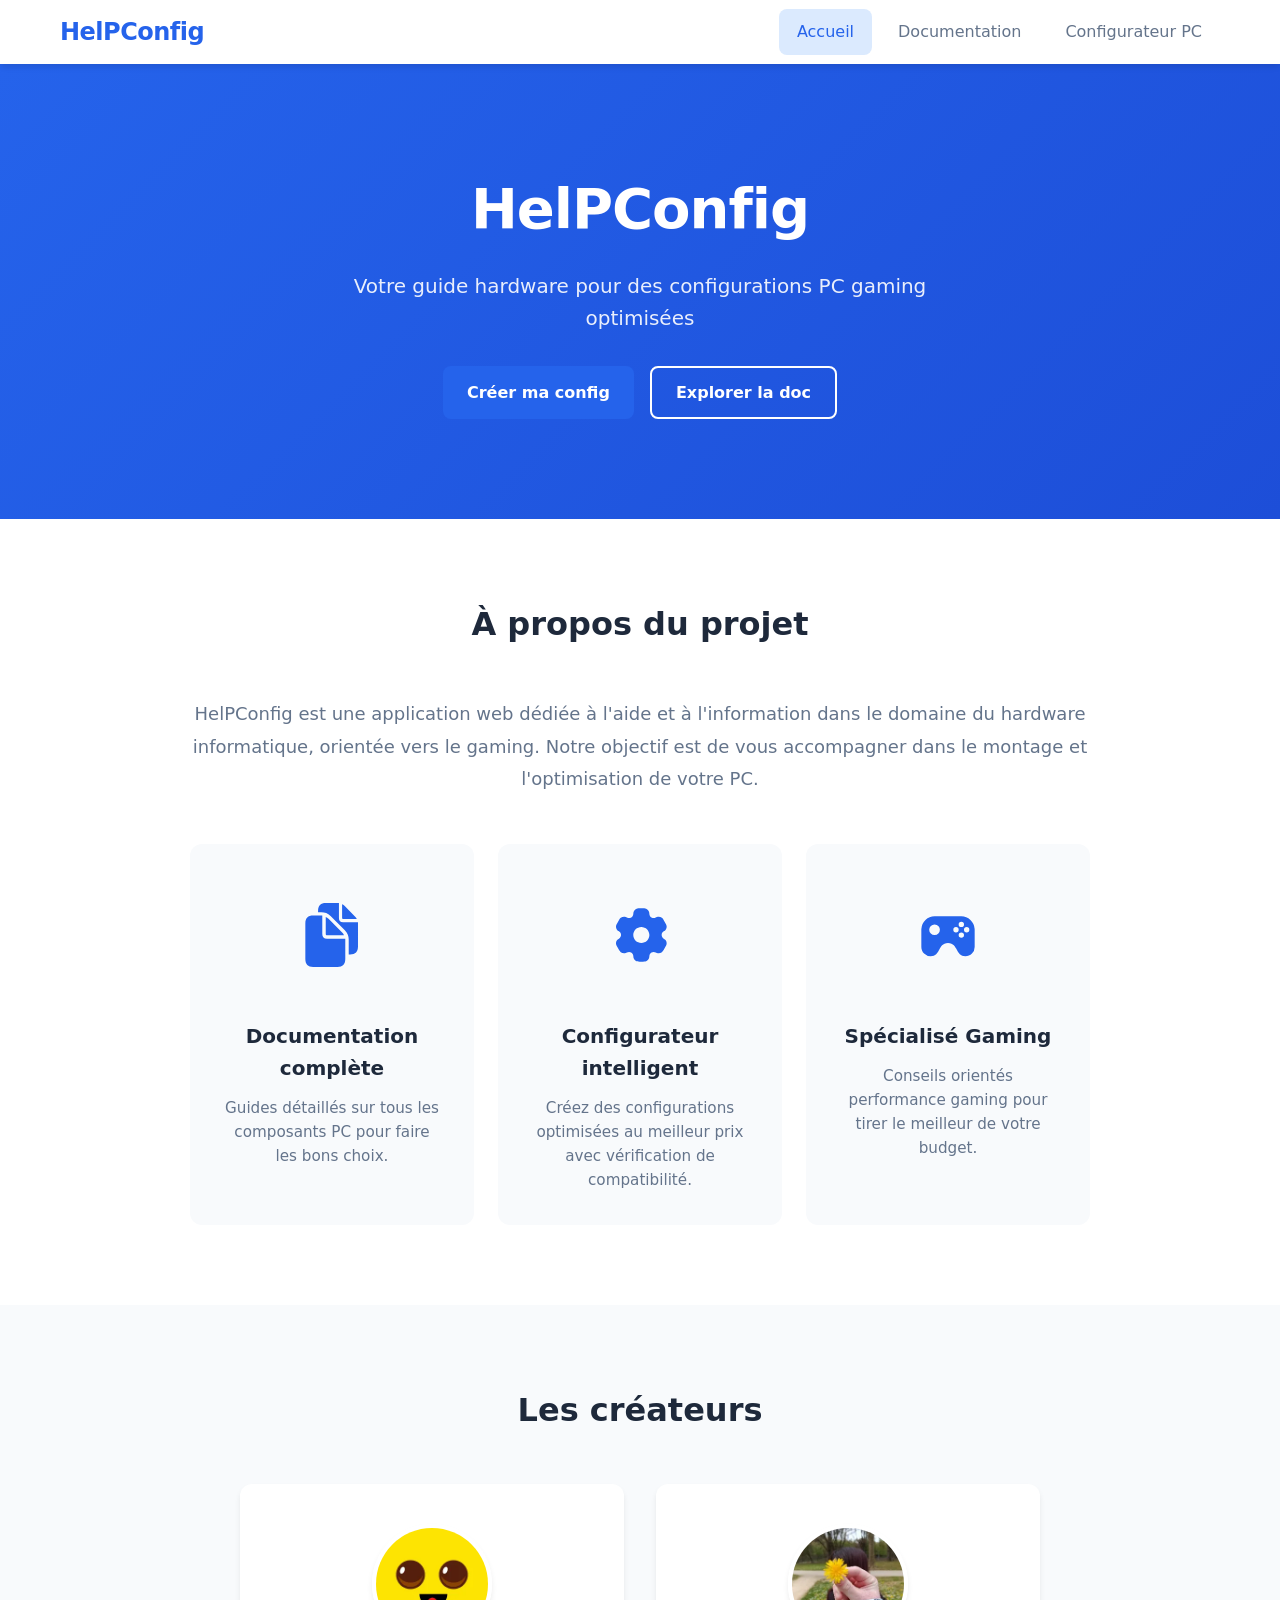
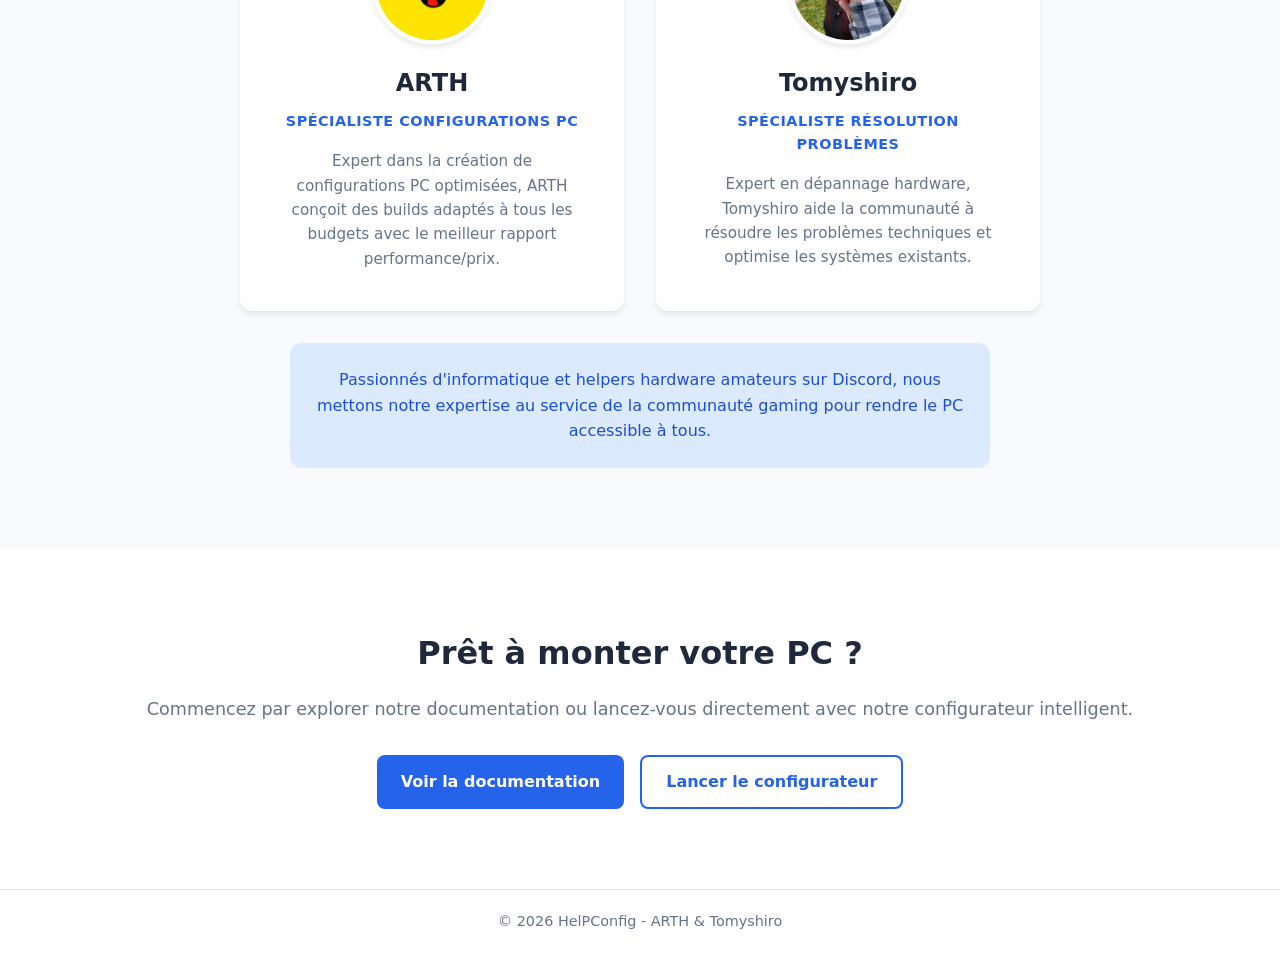
<file: index.html>
<!DOCTYPE html>
<html lang="fr">
<head>
    <meta charset="UTF-8">
    <meta name="viewport" content="width=device-width, initial-scale=1.0">
    <title>HelPConfig - Aide Hardware & Configurations PC</title>
    <link rel="stylesheet" href="css/style.css">
</head>
<body>
    <header class="header">
        <nav class="navbar">
            <div class="nav-brand">
                <a href="index.html">HelPConfig</a>
            </div>
            <ul class="nav-menu">
                <li class="nav-item">
                    <a href="index.html" class="nav-link active">Accueil</a>
                </li>
                <li class="nav-item">
                    <a href="documentation.html" class="nav-link">Documentation</a>
                </li>
                <li class="nav-item">
                    <a href="configurateur.html" class="nav-link">Configurateur PC</a>
                </li>
            </ul>
        </nav>
    </header>

    <main>
        <section class="hero">
            <div class="container">
                <h1 class="hero-title">HelPConfig</h1>
                <p class="hero-subtitle">Votre guide hardware pour des configurations PC gaming optimisées</p>
                <div class="hero-cta">
                    <a href="configurateur.html" class="btn btn-primary">Créer ma config</a>
                    <a href="documentation.html" class="btn btn-secondary">Explorer la doc</a>
                </div>
            </div>
        </section>

        <section class="about">
            <div class="container">
                <h2 class="section-title">À propos du projet</h2>
                <div class="about-content">
                    <div class="about-text">
                        <p>HelPConfig est une application web dédiée à l'aide et à l'information dans le domaine du hardware informatique, orientée vers le gaming. Notre objectif est de vous accompagner dans le montage et l'optimisation de votre PC.</p>
                        <div class="features-grid">
                            <div class="feature-card">
                                <div class="feature-icon"><svg fill="#2563eb" viewBox="0 0 56 56" xmlns="http://www.w3.org/2000/svg" style="width: 64px; height: 64px;"><g id="SVGRepo_bgCarrier" stroke-width="0"></g><g id="SVGRepo_tracerCarrier" stroke-linecap="round" stroke-linejoin="round"></g><g id="SVGRepo_iconCarrier"><path d="M 42.6235 45.0027 L 43.9237 45.0027 C 48.4638 45.0027 50.7337 42.6887 50.7337 38.0826 L 50.7337 16.8375 L 37.6648 16.8375 C 35.3728 16.8375 34.0725 15.5372 34.0725 13.2452 L 34.0725 0 L 22.6345 0 C 18.0945 0 15.8025 2.3141 15.8025 6.9201 L 15.8025 8.0000 L 18.6675 8.0000 C 21.7750 8.0000 24.2653 8.8815 26.7336 11.3499 L 39.2295 23.8898 C 41.7199 26.3802 42.6235 28.9366 42.6235 31.9339 Z M 38.1055 14.0827 L 49.6757 14.0827 C 49.5435 13.3774 49.0808 12.7603 48.3095 11.9890 L 38.9210 2.4242 C 38.1717 1.6529 37.5105 1.1680 36.8273 1.0579 L 36.8493 12.8044 C 36.8493 13.7080 37.2020 14.0827 38.1055 14.0827 Z M 11.5050 56 L 32.7943 56 C 37.3342 56 39.6262 53.6859 39.6262 49.0799 L 39.6262 31.3388 L 23.6703 31.3388 C 20.8273 31.3388 19.5050 29.9945 19.5050 27.1736 L 19.5050 10.9972 L 11.5050 10.9972 C 6.9651 10.9972 4.6731 13.3113 4.6731 17.9174 L 4.6731 49.0799 C 4.6731 53.7080 6.9651 56 11.5050 56 Z M 23.6483 28.3195 L 38.4582 28.3195 C 38.2378 27.4600 37.6427 26.6666 36.6510 25.6529 L 25.1910 13.9945 C 24.2213 13.0028 23.3617 12.4077 22.5243 12.1653 L 22.5243 27.1956 C 22.5243 27.9449 22.8989 28.3195 23.6483 28.3195 Z"></path></g></svg></div>
                                <h3>Documentation complète</h3>
                                <p>Guides détaillés sur tous les composants PC pour faire les bons choix.</p>
                            </div>
                            <div class="feature-card">
                                <div class="feature-icon"><svg viewBox="0 0 24 24" fill="none" xmlns="http://www.w3.org/2000/svg" style="width: 64px; height: 64px;"><g id="SVGRepo_bgCarrier" stroke-width="0"></g><g id="SVGRepo_tracerCarrier" stroke-linecap="round" stroke-linejoin="round"></g><g id="SVGRepo_iconCarrier"> <path fill-rule="evenodd" clip-rule="evenodd" d="M14.2788 2.15224C13.9085 2 13.439 2 12.5 2C11.561 2 11.0915 2 10.7212 2.15224C10.2274 2.35523 9.83509 2.74458 9.63056 3.23463C9.53719 3.45834 9.50065 3.7185 9.48635 4.09799C9.46534 4.65568 9.17716 5.17189 8.69017 5.45093C8.20318 5.72996 7.60864 5.71954 7.11149 5.45876C6.77318 5.2813 6.52789 5.18262 6.28599 5.15102C5.75609 5.08178 5.22018 5.22429 4.79616 5.5472C4.47814 5.78938 4.24339 6.1929 3.7739 6.99993C3.30441 7.80697 3.06967 8.21048 3.01735 8.60491C2.94758 9.1308 3.09118 9.66266 3.41655 10.0835C3.56506 10.2756 3.77377 10.437 4.0977 10.639C4.57391 10.936 4.88032 11.4419 4.88029 12C4.88026 12.5581 4.57386 13.0639 4.0977 13.3608C3.77372 13.5629 3.56497 13.7244 3.41645 13.9165C3.09108 14.3373 2.94749 14.8691 3.01725 15.395C3.06957 15.7894 3.30432 16.193 3.7738 17C4.24329 17.807 4.47804 18.2106 4.79606 18.4527C5.22008 18.7756 5.75599 18.9181 6.28589 18.8489C6.52778 18.8173 6.77305 18.7186 7.11133 18.5412C7.60852 18.2804 8.2031 18.27 8.69012 18.549C9.17714 18.8281 9.46533 19.3443 9.48635 19.9021C9.50065 20.2815 9.53719 20.5417 9.63056 20.7654C9.83509 21.2554 10.2274 21.6448 10.7212 21.8478C11.0915 22 11.561 22 12.5 22C13.439 22 13.9085 22 14.2788 21.8478C14.7726 21.6448 15.1649 21.2554 15.3694 20.7654C15.4628 20.5417 15.4994 20.2815 15.5137 19.902C15.5347 19.3443 15.8228 18.8281 16.3098 18.549C16.7968 18.2699 17.3914 18.2804 17.8886 18.5412C18.2269 18.7186 18.4721 18.8172 18.714 18.8488C19.2439 18.9181 19.7798 18.7756 20.2038 18.4527C20.5219 18.2105 20.7566 17.807 21.2261 16.9999C21.6956 16.1929 21.9303 15.7894 21.9827 15.395C22.0524 14.8691 21.9088 14.3372 21.5835 13.9164C21.4349 13.7243 21.2262 13.5628 20.9022 13.3608C20.4261 13.0639 20.1197 12.558 20.1197 11.9999C20.1197 11.4418 20.4261 10.9361 20.9022 10.6392C21.2263 10.4371 21.435 10.2757 21.5836 10.0835C21.9089 9.66273 22.0525 9.13087 21.9828 8.60497C21.9304 8.21055 21.6957 7.80703 21.2262 7C20.7567 6.19297 20.522 5.78945 20.2039 5.54727C19.7799 5.22436 19.244 5.08185 18.7141 5.15109C18.4722 5.18269 18.2269 5.28136 17.8887 5.4588C17.3915 5.71959 16.7969 5.73002 16.3099 5.45096C15.8229 5.17191 15.5347 4.65566 15.5136 4.09794C15.4993 3.71848 15.4628 3.45833 15.3694 3.23463C15.1649 2.74458 14.7726 2.35523 14.2788 2.15224ZM12.5 15C14.1695 15 15.5228 13.6569 15.5228 12C15.5228 10.3431 14.1695 9 12.5 9C10.8305 9 9.47716 10.3431 9.47716 12C9.47716 13.6569 10.8305 15 12.5 15Z" fill="#2563eb"></path> </g></svg></div>
                                <h3>Configurateur intelligent</h3>
                                <p>Créez des configurations optimisées au meilleur prix avec vérification de compatibilité.</p>
                            </div>
                            <div class="feature-card">
                                <div class="feature-icon"><svg fill="#2563eb" viewBox="0 0 24 24" xmlns="http://www.w3.org/2000/svg" style="width: 64px; height: 64px;"><g id="SVGRepo_bgCarrier" stroke-width="0"></g><g id="SVGRepo_tracerCarrier" stroke-linecap="round" stroke-linejoin="round"></g><g id="SVGRepo_iconCarrier"><path d="M21.986 9.74a3.193 3.193 0 0 0-.008-.088A5.003 5.003 0 0 0 17 5H7a4.97 4.97 0 0 0-4.987 4.737c-.01.079-.013.161-.013.253v6.51c0 .925.373 1.828 1.022 2.476A3.524 3.524 0 0 0 5.5 20c1.8 0 2.504-1 3.5-3 .146-.292.992-2 3-2 1.996 0 2.853 1.707 3 2 1.004 2 1.7 3 3.5 3 .925 0 1.828-.373 2.476-1.022A3.524 3.524 0 0 0 22 16.5V10c0-.095-.004-.18-.014-.26zM7 12.031a2 2 0 1 1-.001-3.999A2 2 0 0 1 7 12.031zm10-5a1 1 0 1 1 0 2 1 1 0 1 1 0-2zm-2 4a1 1 0 1 1 0-2 1 1 0 1 1 0 2zm2 2a1 1 0 1 1 0-2 1 1 0 1 1 0 2zm2-2a1 1 0 1 1 0-2 1 1 0 1 1 0 2z"></path></g></svg></div>
                                <h3>Spécialisé Gaming</h3>
                                <p>Conseils orientés performance gaming pour tirer le meilleur de votre budget.</p>
                            </div>
                        </div>
                    </div>
                </div>
            </div>
        </section>

        <section class="creators">
            <div class="container">
                <h2 class="section-title">Les créateurs</h2>
                <div class="creators-grid">
                    <div class="creator-card">
                        <img src="imgs/ARTH.webp" alt="ARTH" class="creator-image">
                        <h3>ARTH</h3>
                        <p class="creator-role">Spécialiste Configurations PC</p>
                        <p class="creator-desc">Expert dans la création de configurations PC optimisées, ARTH conçoit des builds adaptés à tous les budgets avec le meilleur rapport performance/prix.</p>
                    </div>
                    <div class="creator-card">
                        <img src="imgs/Tomyshiro.webp" alt="Tomyshiro" class="creator-image">
                        <h3>Tomyshiro</h3>
                        <p class="creator-role">Spécialiste Résolution Problèmes</p>
                        <p class="creator-desc">Expert en dépannage hardware, Tomyshiro aide la communauté à résoudre les problèmes techniques et optimise les systèmes existants.</p>
                    </div>
                </div>
                <div class="creators-footer">
                    <p>Passionnés d'informatique et helpers hardware amateurs sur Discord, nous mettons notre expertise au service de la communauté gaming pour rendre le PC accessible à tous.</p>
                </div>
            </div>
        </section>

        <section class="cta-section">
            <div class="container">
                <h2>Prêt à monter votre PC ?</h2>
                <p>Commencez par explorer notre documentation ou lancez-vous directement avec notre configurateur intelligent.</p>
                <div class="cta-buttons">
                    <a href="documentation.html" class="btn btn-primary">Voir la documentation</a>
                    <a href="configurateur.html" class="btn btn-secondary">Lancer le configurateur</a>
                </div>
            </div>
        </section>
    </main>

    <footer class="footer">
        <div class="container">
            <p>&copy; 2026 HelPConfig - ARTH & Tomyshiro</p>
        </div>
    </footer>

    <script src="js/main.js"></script>
</body>
</html>
</file>
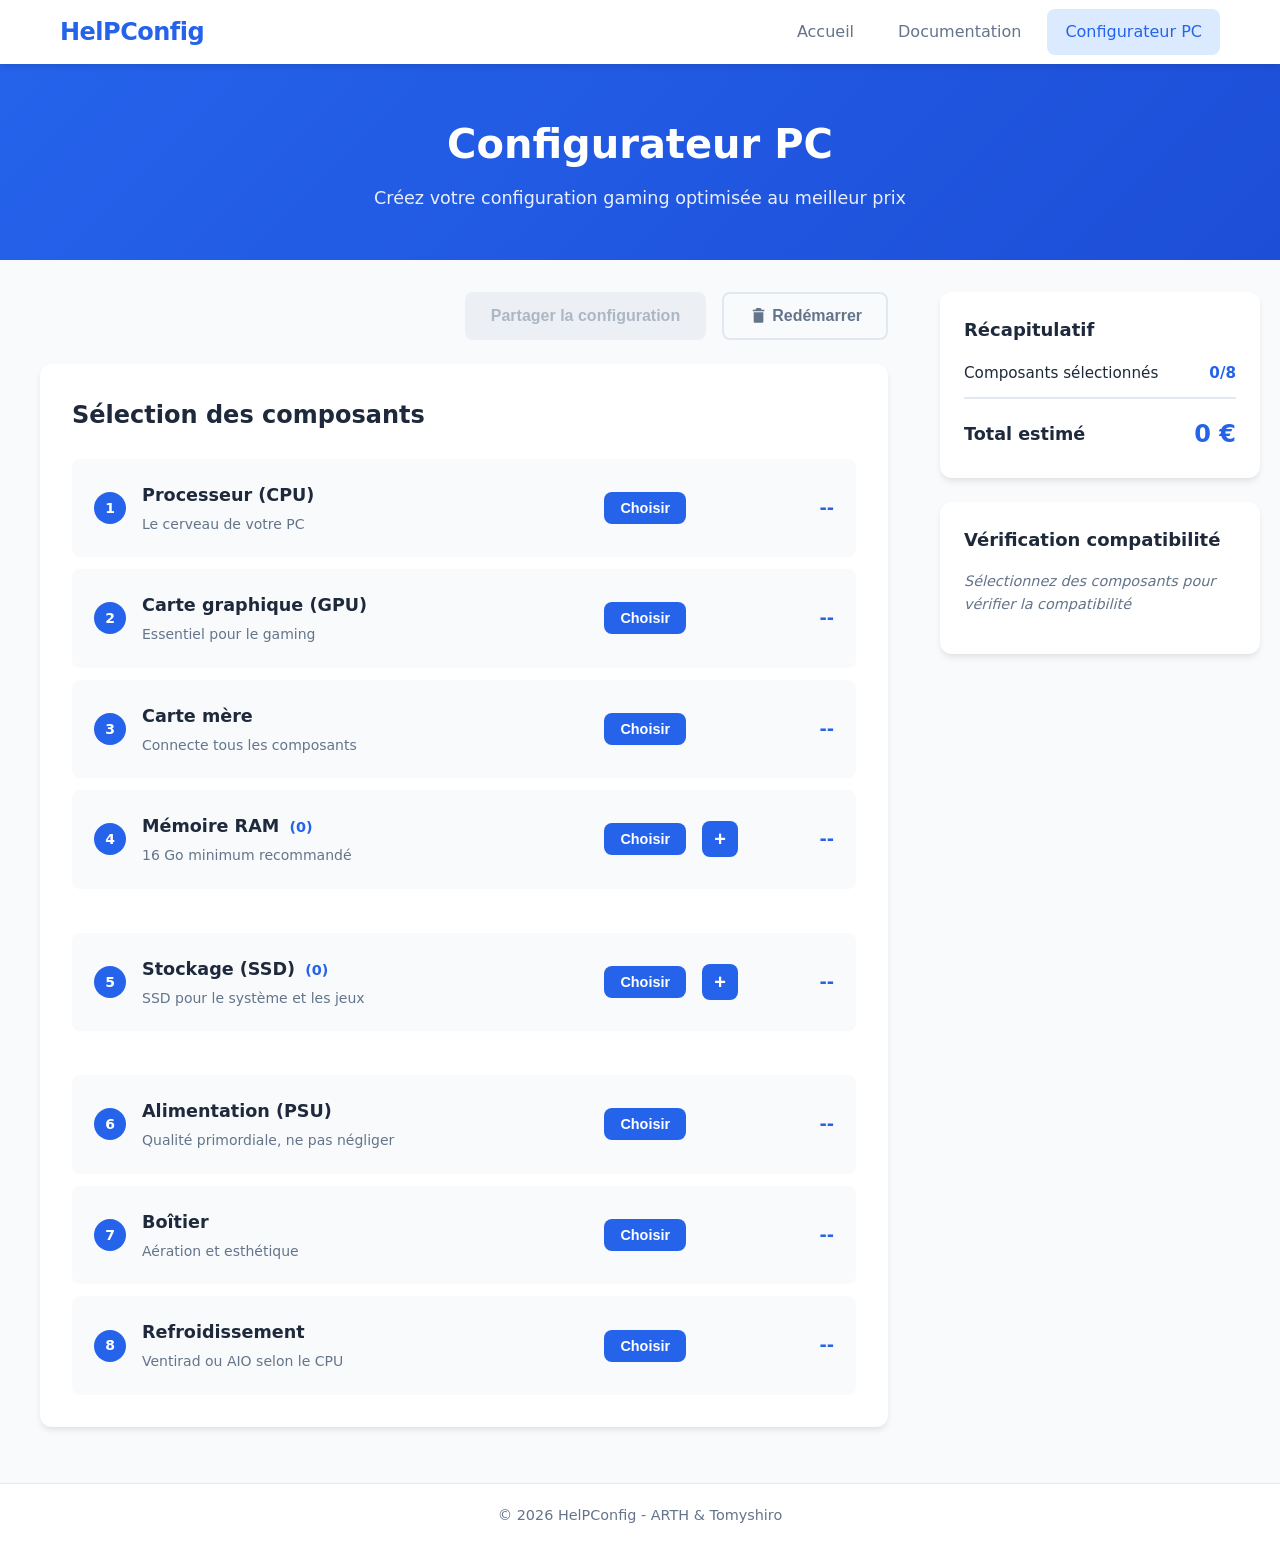
<file: configurateur.html>
<!DOCTYPE html>
<html lang="fr">
<head>
    <meta charset="UTF-8">
    <meta name="viewport" content="width=device-width, initial-scale=1.0">
    <title>Configurateur PC - HelPConfig</title>
    <link rel="stylesheet" href="css/style.css">
</head>
<body>
    <header class="header">
        <nav class="navbar">
            <div class="nav-brand">
                <a href="index.html">HelPConfig</a>
            </div>
            <ul class="nav-menu">
                <li class="nav-item">
                    <a href="index.html" class="nav-link">Accueil</a>
                </li>
                <li class="nav-item">
                    <a href="documentation.html" class="nav-link">Documentation</a>
                </li>
                <li class="nav-item">
                    <a href="configurateur.html" class="nav-link active">Configurateur PC</a>
                </li>
            </ul>
        </nav>
    </header>

    <main class="config-main">
        <div class="config-header">
            <div class="container">
                <h1 class="config-title">Configurateur PC</h1>
                <p class="config-subtitle">Créez votre configuration gaming optimisée au meilleur prix</p>
            </div>
        </div>

        <div class="config-layout">
            <div class="config-builder">
                <div class="container">
                    <div class="config-header-actions">
                        <button class="btn btn-share" disabled>Partager la configuration</button>
                        <button class="btn btn-restart" id="btn-restart"><svg viewBox="-0.5 0 19 19" version="1.1" xmlns="http://www.w3.org/2000/svg" xmlns:xlink="http://www.w3.org/1999/xlink" xmlns:sketch="http://www.bohemiancoding.com/sketch/ns" fill="currentColor" style="width: 20px; height: 20px; margin-right: 4px;"><g id="SVGRepo_bgCarrier" stroke-width="0"></g><g id="SVGRepo_tracerCarrier" stroke-linecap="round" stroke-linejoin="round"></g><g id="SVGRepo_iconCarrier"> <title>icon/18/icon-delete</title> <desc>Created with Sketch.</desc> <defs> </defs> <g id="out" stroke="none" stroke-width="1" fill="none" fill-rule="evenodd" sketch:type="MSPage"> <path d="M4.91666667,14.8888889 C4.91666667,15.3571429 5.60416667,16 6.0625,16 L12.9375,16 C13.3958333,16 14.0833333,15.3571429 14.0833333,14.8888889 L14.0833333,6 L4.91666667,6 L4.91666667,14.8888889 L4.91666667,14.8888889 L4.91666667,14.8888889 Z M15,3.46500003 L12.5555556,3.46500003 L11.3333333,2 L7.66666667,2 L6.44444444,3.46500003 L4,3.46500003 L4,4.93000007 L15,4.93000007 L15,3.46500003 L15,3.46500003 L15,3.46500003 Z" id="path" fill="currentColor" sketch:type="MSShapeGroup"> </path> </g> </g></svg> Redémarrer</button>
                    </div>

                    <div class="config-section">
                        <h2 class="config-section-title">Sélection des composants</h2>
                        
                        <div class="component-list">
                            <div class="component-row">
                                <div class="component-info">
                                    <span class="component-number">1</span>
                                    <div class="component-details">
                                        <h3>Processeur (CPU)</h3>
                                        <p class="component-desc">Le cerveau de votre PC</p>
                                    </div>
                                </div>
                                <div class="component-actions">
                                    <button class="btn btn-select" data-component="cpu">Choisir</button>
                                    <span class="action-slot" aria-hidden="true"></span>
                                    <span class="component-price">--</span>
                                </div>
                            </div>

                            <div class="component-row">
                                <div class="component-info">
                                    <span class="component-number">2</span>
                                    <div class="component-details">
                                        <h3>Carte graphique (GPU)</h3>
                                        <p class="component-desc">Essentiel pour le gaming</p>
                                    </div>
                                </div>
                                <div class="component-actions">
                                    <button class="btn btn-select" data-component="gpu">Choisir</button>
                                    <span class="action-slot" aria-hidden="true"></span>
                                    <span class="component-price">--</span>
                                </div>
                            </div>

                            <div class="component-row">
                                <div class="component-info">
                                    <span class="component-number">3</span>
                                    <div class="component-details">
                                        <h3>Carte mère</h3>
                                        <p class="component-desc">Connecte tous les composants</p>
                                    </div>
                                </div>
                                <div class="component-actions">
                                    <button class="btn btn-select" data-component="motherboard">Choisir</button>
                                    <span class="action-slot" aria-hidden="true"></span>
                                    <span class="component-price">--</span>
                                </div>
                            </div>

                            <div class="component-row multi-component" data-component="ram">
                                <div class="component-info">
                                    <span class="component-number">4</span>
                                    <div class="component-details">
                                        <h3>Mémoire RAM <span class="component-count" id="ram-count">(0)</span></h3>
                                        <p class="component-desc">16 Go minimum recommandé</p>
                                    </div>
                                </div>
                                <div class="component-actions">
                                    <button class="btn btn-select" data-component="ram">Choisir</button>
                                    <span class="action-slot">
                                        <button class="btn btn-add" data-component="ram" title="Ajouter un autre kit RAM">+</button>
                                    </span>
                                    <span class="component-price" id="ram-price">--</span>
                                </div>
                            </div>
                            <div class="extra-slots" id="ram-slots"></div>

                            <div class="component-row multi-component" data-component="storage">
                                <div class="component-info">
                                    <span class="component-number">5</span>
                                    <div class="component-details">
                                        <h3>Stockage (SSD) <span class="component-count" id="storage-count">(0)</span></h3>
                                        <p class="component-desc">SSD pour le système et les jeux</p>
                                    </div>
                                </div>
                                <div class="component-actions">
                                    <button class="btn btn-select" data-component="storage">Choisir</button>
                                    <span class="action-slot">
                                        <button class="btn btn-add" data-component="storage" title="Ajouter un autre SSD">+</button>
                                    </span>
                                    <span class="component-price" id="storage-price">--</span>
                                </div>
                            </div>
                            <div class="extra-slots" id="storage-slots"></div>

                            <div class="component-row">
                                <div class="component-info">
                                    <span class="component-number">6</span>
                                    <div class="component-details">
                                        <h3>Alimentation (PSU)</h3>
                                        <p class="component-desc">Qualité primordiale, ne pas négliger</p>
                                    </div>
                                </div>
                                <div class="component-actions">
                                    <button class="btn btn-select" data-component="psu">Choisir</button>
                                    <span class="action-slot" aria-hidden="true"></span>
                                    <span class="component-price">--</span>
                                </div>
                            </div>

                            <div class="component-row">
                                <div class="component-info">
                                    <span class="component-number">7</span>
                                    <div class="component-details">
                                        <h3>Boîtier</h3>
                                        <p class="component-desc">Aération et esthétique</p>
                                    </div>
                                </div>
                                <div class="component-actions">
                                    <button class="btn btn-select" data-component="case">Choisir</button>
                                    <span class="action-slot" aria-hidden="true"></span>
                                    <span class="component-price">--</span>
                                </div>
                            </div>

                            <div class="component-row">
                                <div class="component-info">
                                    <span class="component-number">8</span>
                                    <div class="component-details">
                                        <h3>Refroidissement</h3>
                                        <p class="component-desc">Ventirad ou AIO selon le CPU</p>
                                    </div>
                                </div>
                                <div class="component-actions">
                                    <button class="btn btn-select" data-component="cooling">Choisir</button>
                                    <span class="action-slot" aria-hidden="true"></span>
                                    <span class="component-price">--</span>
                                </div>
                            </div>
                        </div>
                    </div>
                </div>
            </div>

            <aside class="config-sidebar">
                <div class="config-summary">
                    <h3>Récapitulatif</h3>
                    <div class="summary-content">
                        <div class="summary-item">
                            <span>Composants sélectionnés</span>
                            <span class="summary-value" id="selected-count">0/8</span>
                        </div>
                        <div class="summary-item summary-total">
                            <span>Total estimé</span>
                            <span class="summary-price" id="total-price">0 €</span>
                        </div>
                    </div>
                </div>

                <div class="config-warnings">
                    <h3>Vérification compatibilité</h3>
                    <div class="warning-list" id="warning-list">
                        <p class="warning-empty">Sélectionnez des composants pour vérifier la compatibilité</p>
                    </div>
                </div>

            </aside>
        </div>

        <div class="modal" id="component-modal">
            <div class="modal-overlay"></div>
            <div class="modal-content">
                <div class="modal-header">
                    <h2 id="modal-title">Choisir un composant</h2>
                    <button class="modal-close">&times;</button>
                </div>
                <div class="modal-body">
                    <div class="search-bar">
                        <input type="text" placeholder="Rechercher un composant..." class="search-input">
                    </div>
                    <div class="product-list" id="product-list">
                        <p class="placeholder-text">Liste des produits à venir...</p>
                    </div>
                </div>
            </div>
        </div>
    </main>

    <footer class="footer">
        <div class="container">
            <p>&copy; 2026 HelPConfig - ARTH & Tomyshiro</p>
        </div>
    </footer>

    <script src="js/main.js"></script>
</body>
</html>
</file>
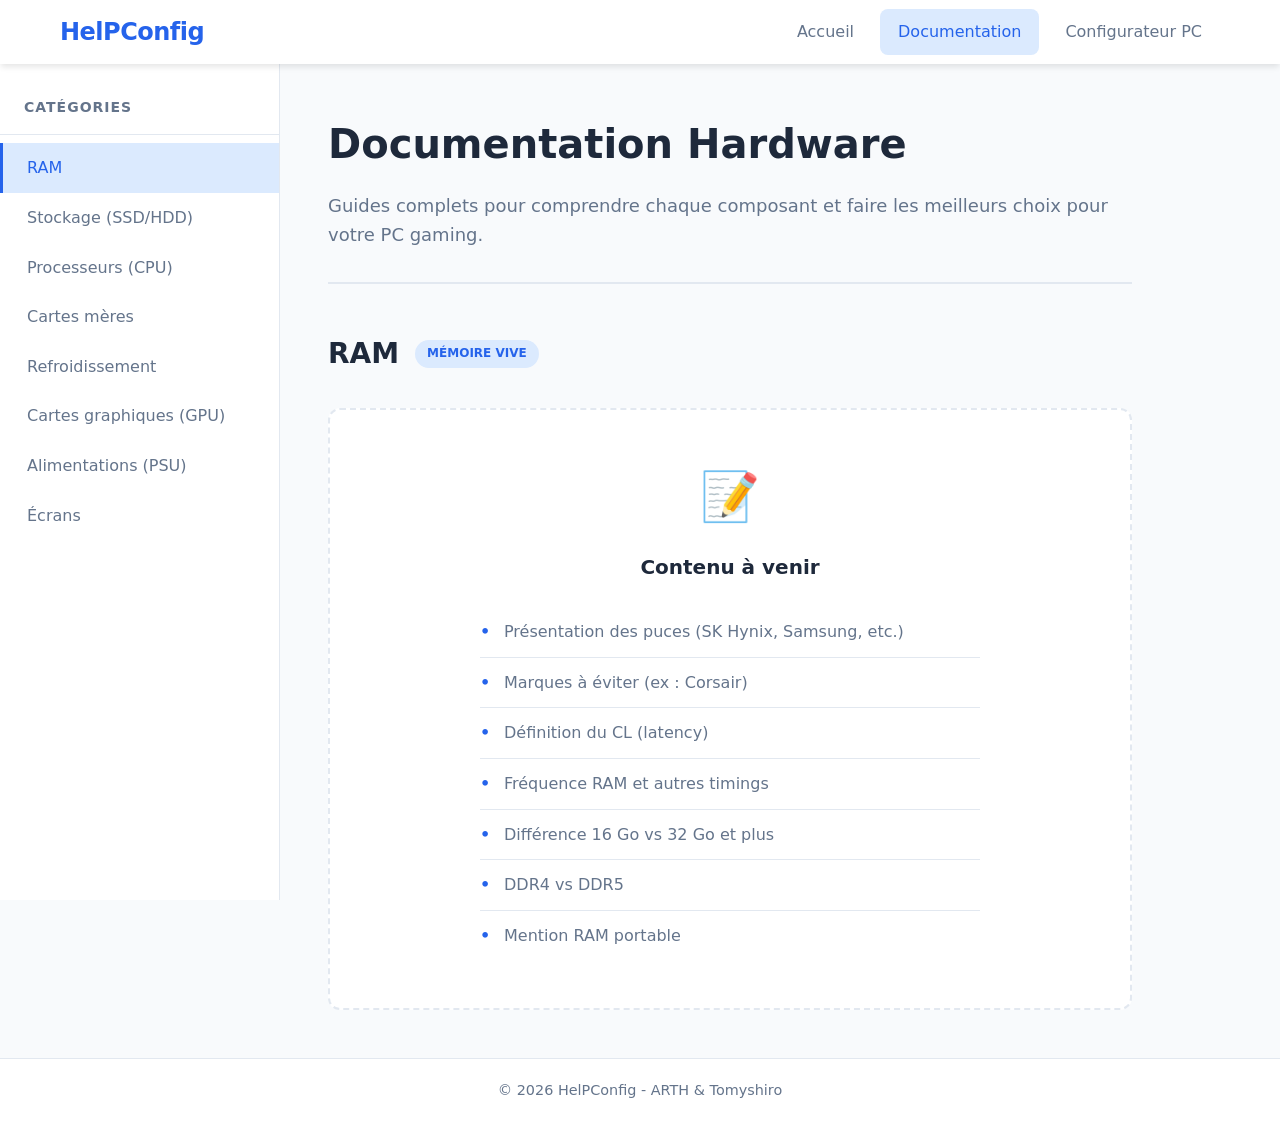
<file: documentation.html>
<!DOCTYPE html>
<html lang="fr">
<head>
    <meta charset="UTF-8">
    <meta name="viewport" content="width=device-width, initial-scale=1.0">
    <title>Documentation - HelPConfig</title>
    <link rel="stylesheet" href="css/style.css">
</head>
<body>
    <header class="header">
        <nav class="navbar">
            <div class="nav-brand">
                <a href="index.html">HelPConfig</a>
            </div>
            <ul class="nav-menu">
                <li class="nav-item">
                    <a href="index.html" class="nav-link">Accueil</a>
                </li>
                <li class="nav-item">
                    <a href="documentation.html" class="nav-link active">Documentation</a>
                </li>
                <li class="nav-item">
                    <a href="configurateur.html" class="nav-link">Configurateur PC</a>
                </li>
            </ul>
        </nav>
    </header>

    <main class="doc-main">
        <div class="doc-layout">
            <aside class="doc-sidebar">
                <h2 class="doc-sidebar-title">Catégories</h2>
                <nav class="doc-nav">
                    <a href="#ram" class="doc-nav-link active" data-section="ram">RAM</a>
                    <a href="#stockage" class="doc-nav-link" data-section="stockage">Stockage (SSD/HDD)</a>
                    <a href="#cpu" class="doc-nav-link" data-section="cpu">Processeurs (CPU)</a>
                    <a href="#carte-mere" class="doc-nav-link" data-section="carte-mere">Cartes mères</a>
                    <a href="#refroidissement" class="doc-nav-link" data-section="refroidissement">Refroidissement</a>
                    <a href="#gpu" class="doc-nav-link" data-section="gpu">Cartes graphiques (GPU)</a>
                    <a href="#alimentation" class="doc-nav-link" data-section="alimentation">Alimentations (PSU)</a>
                    <a href="#ecrans" class="doc-nav-link" data-section="ecrans">Écrans</a>
                </nav>
            </aside>

            <div class="doc-content">
                <h1 class="doc-title">Documentation Hardware</h1>
                <p class="doc-intro">Guides complets pour comprendre chaque composant et faire les meilleurs choix pour votre PC gaming.</p>

                <section id="ram" class="doc-section active">
                    <div class="section-header">
                        <h2>RAM</h2>
                        <span class="section-badge">Mémoire vive</span>
                    </div>
                    <div class="doc-section-placeholder">
                        <div class="placeholder-icon">📝</div>
                        <h3>Contenu à venir</h3>
                        <ul class="placeholder-list">
                            <li>Présentation des puces (SK Hynix, Samsung, etc.)</li>
                            <li>Marques à éviter (ex : Corsair)</li>
                            <li>Définition du CL (latency)</li>
                            <li>Fréquence RAM et autres timings</li>
                            <li>Différence 16 Go vs 32 Go et plus</li>
                            <li>DDR4 vs DDR5</li>
                            <li>Mention RAM portable</li>
                        </ul>
                    </div>
                </section>

                <section id="stockage" class="doc-section">
                    <div class="section-header">
                        <h2>Stockage (SSD / HDD)</h2>
                        <span class="section-badge">Stockage</span>
                    </div>
                    <div class="doc-section-placeholder">
                        <div class="placeholder-icon">📝</div>
                        <h3>Contenu à venir</h3>
                        <ul class="placeholder-list">
                            <li>Marques à éviter</li>
                            <li>Différences HDD vs SSD</li>
                            <li>NVMe vs SATA</li>
                            <li>Impact réel sur les performances</li>
                            <li>Besoins de stockage selon utilisation</li>
                            <li>Vitesse selon usage</li>
                        </ul>
                    </div>
                </section>

                <section id="cpu" class="doc-section">
                    <div class="section-header">
                        <h2>Processeurs (CPU)</h2>
                        <span class="section-badge">Processeur</span>
                    </div>
                    <div class="doc-section-placeholder">
                        <div class="placeholder-icon">📝</div>
                        <h3>Contenu à venir</h3>
                        <ul class="placeholder-list">
                            <li>Compréhension des noms (chiffres, modèles)</li>
                            <li>Processeurs haut de gamme souvent inutiles en gaming (i7, i9, Ryzen 9, Intel Ultra)</li>
                            <li>Plateformes : AM4 (DDR4), LGA 1700 (DDR4/DDR5), AM5 (DDR5)</li>
                            <li>Comparatif Intel vs AMD</li>
                            <li>Processeurs à éviter (chauffe excessive, mauvais en gaming)</li>
                        </ul>
                    </div>
                </section>

                <section id="carte-mere" class="doc-section">
                    <div class="section-header">
                        <h2>Cartes mères</h2>
                        <span class="section-badge">Carte mère</span>
                    </div>
                    <div class="doc-section-placeholder">
                        <div class="placeholder-icon">📝</div>
                        <h3>Contenu à venir</h3>
                        <ul class="placeholder-list">
                            <li>Marques / modèles à éviter (ex : Asus Prime B550)</li>
                            <li>Choix selon besoins utilisateur</li>
                        </ul>
                    </div>
                </section>

                <section id="refroidissement" class="doc-section">
                    <div class="section-header">
                        <h2>Refroidissement</h2>
                        <span class="section-badge">Cooling</span>
                    </div>
                    <div class="doc-section-placeholder">
                        <div class="placeholder-icon">📝</div>
                        <h3>Contenu à venir</h3>
                        <ul class="placeholder-list">
                            <li>Types : Ventirad et AIO</li>
                            <li>Marques à éviter (ex : Mars Gaming)</li>
                            <li>Marques recommandées : Thermalright, Deepcool, Arctic</li>
                            <li>Comparaison AIO vs ventirad</li>
                        </ul>
                    </div>
                </section>

                <section id="gpu" class="doc-section">
                    <div class="section-header">
                        <h2>Cartes graphiques (GPU)</h2>
                        <span class="section-badge">Graphique</span>
                    </div>
                    <div class="doc-section-placeholder">
                        <div class="placeholder-icon">📝</div>
                        <h3>Contenu à venir</h3>
                        <ul class="placeholder-list">
                            <li>Présentation Intel, AMD, Nvidia</li>
                            <li>Performances gaming et consommation</li>
                            <li>Technologies</li>
                            <li>Erreurs à éviter : versions 8 Go vs 16 Go</li>
                            <li>Bon plans GPU avec meilleur rapport perf/prix</li>
                            <li>Comparaisons (9070 XT vs 5070 Ti, etc.)</li>
                        </ul>
                    </div>
                </section>

                <section id="alimentation" class="doc-section">
                    <div class="section-header">
                        <h2>Alimentations (PSU)</h2>
                        <span class="section-badge">Alimentation</span>
                    </div>
                    <div class="doc-section-placeholder">
                        <div class="placeholder-icon">📝</div>
                        <h3>Contenu à venir</h3>
                        <ul class="placeholder-list">
                            <li>Importance de la qualité</li>
                            <li>Systèmes de tiers</li>
                            <li>Certifications (80 Plus)</li>
                            <li>Choix selon config / GPU</li>
                            <li>Marques à prioriser</li>
                        </ul>
                    </div>
                </section>

                <section id="ecrans" class="doc-section">
                    <div class="section-header">
                        <h2>Écrans</h2>
                        <span class="section-badge">Moniteur</span>
                    </div>
                    <div class="doc-section-placeholder">
                        <div class="placeholder-icon">📝</div>
                        <h3>Contenu à venir</h3>
                        <ul class="placeholder-list">
                            <li>Types de dalles : OLED, IPS, VA, TN</li>
                            <li>Fréquence (Hz)</li>
                        </ul>
                    </div>
                </section>
            </div>
        </div>
    </main>

    <button class="back-to-top" id="back-to-top" type="button" aria-label="Remonter en haut">
        &#8593;
    </button>

    <footer class="footer">
        <div class="container">
            <p>&copy; 2026 HelPConfig - ARTH & Tomyshiro</p>
        </div>
    </footer>

    <script src="js/main.js"></script>
</body>
</html>
</file>
<file: css/style.css>
/* ============================================
   HelPConfig - Stylesheet
   Couleurs: Bleu (#2563EB, #1D4ED8, #DBEAFE) + Blanc
   ============================================ */

/* Reset & Base */
* {
    margin: 0;
    padding: 0;
    box-sizing: border-box;
}

:root {
    --primary: #2563EB;
    --primary-dark: #1D4ED8;
    --primary-light: #DBEAFE;
    --secondary: #F8FAFC;
    --text: #1E293B;
    --text-light: #64748B;
    --white: #FFFFFF;
    --border: #E2E8F0;
    --shadow: 0 4px 6px -1px rgba(0, 0, 0, 0.1);
    --shadow-lg: 0 10px 15px -3px rgba(0, 0, 0, 0.1);
    --radius: 8px;
    --radius-lg: 12px;
}

body {
    font-family: 'Segoe UI', system-ui, -apple-system, sans-serif;
    color: var(--text);
    background-color: var(--secondary);
    line-height: 1.6;
    min-height: 100vh;
    display: flex;
    flex-direction: column;
}

.container {
    max-width: 1200px;
    margin: 0 auto;
    padding: 0 20px;
}

/* ============================================
   HEADER & NAVIGATION
   ============================================ */

.header {
    background-color: var(--white);
    box-shadow: var(--shadow);
    position: sticky;
    top: 0;
    z-index: 100;
}

.navbar {
    display: flex;
    align-items: center;
    justify-content: space-between;
    max-width: 1200px;
    margin: 0 auto;
    padding: 0 20px;
    height: 64px;
}

.nav-brand a {
    font-size: 1.5rem;
    font-weight: 700;
    color: var(--primary);
    text-decoration: none;
    letter-spacing: -0.5px;
}

.nav-menu {
    display: flex;
    list-style: none;
    gap: 8px;
}

.nav-link {
    display: block;
    padding: 10px 18px;
    color: var(--text-light);
    text-decoration: none;
    font-weight: 500;
    border-radius: var(--radius);
    transition: all 0.2s ease;
}

.nav-link:hover {
    color: var(--primary);
    background-color: var(--primary-light);
}

.nav-link.active {
    color: var(--primary);
    background-color: var(--primary-light);
}

/* ============================================
   BUTTONS
   ============================================ */

.btn {
    display: inline-flex;
    align-items: center;
    justify-content: center;
    padding: 12px 24px;
    font-size: 1rem;
    font-weight: 600;
    text-decoration: none;
    border: none;
    border-radius: var(--radius);
    cursor: pointer;
    transition: all 0.2s ease;
}

.btn-primary {
    background-color: var(--primary);
    color: var(--white);
}

.btn-primary:hover {
    background-color: var(--primary-dark);
    transform: translateY(-1px);
    box-shadow: var(--shadow);
}

.btn-secondary {
    background-color: var(--white);
    color: var(--primary);
    border: 2px solid var(--primary);
}

.btn-secondary:hover {
    background-color: var(--primary-light);
}

.btn:disabled {
    opacity: 0.5;
    cursor: not-allowed;
}

.btn-select {
    padding: 8px 16px;
    font-size: 0.9rem;
    background-color: var(--primary);
    color: var(--white);
}

.btn-select:hover {
    background-color: var(--primary-dark);
}

.btn-share {
    background-color: var(--primary);
    color: var(--white);
    border: 2px solid var(--primary);
}

.btn-share:disabled {
    background-color: var(--border);
    border-color: var(--border);
    color: var(--text-light);
}

.btn-restart {
    background-color: transparent;
    color: var(--text-light);
    border: 2px solid var(--border);
}

.btn-restart:hover {
    background-color: #FEE2E2;
    color: #DC2626;
    border-color: #DC2626;
}

.btn-add {
    width: 36px;
    height: 36px;
    padding: 0;
    border-radius: 8px;
    background-color: var(--primary);
    color: var(--white);
    font-size: 1.25rem;
    font-weight: 700;
    line-height: 1;
}

.btn-add:hover {
    background-color: var(--primary-dark);
}

/* ============================================
   HERO SECTION (Home)
   ============================================ */

.hero {
    background: linear-gradient(135deg, var(--primary) 0%, var(--primary-dark) 100%);
    color: var(--white);
    padding: 100px 20px;
    text-align: center;
}

.hero-title {
    font-size: 3.5rem;
    font-weight: 800;
    margin-bottom: 16px;
    letter-spacing: -1px;
}

.hero-subtitle {
    font-size: 1.25rem;
    opacity: 0.9;
    margin-bottom: 32px;
    max-width: 600px;
    margin-left: auto;
    margin-right: auto;
}

.hero-cta {
    display: flex;
    gap: 16px;
    justify-content: center;
    flex-wrap: wrap;
}

.hero-cta .btn-secondary {
    background-color: transparent;
    color: var(--white);
    border-color: var(--white);
}

.hero-cta .btn-secondary:hover {
    background-color: rgba(255, 255, 255, 0.1);
}

/* ============================================
   SECTIONS (Home)
   ============================================ */

.section-title {
    font-size: 2rem;
    font-weight: 700;
    text-align: center;
    margin-bottom: 48px;
    color: var(--text);
}

.about {
    padding: 80px 20px;
    background-color: var(--white);
}

.about-content {
    max-width: 900px;
    margin: 0 auto;
}

.about-text > p {
    font-size: 1.125rem;
    color: var(--text-light);
    text-align: center;
    margin-bottom: 48px;
    line-height: 1.8;
}

.features-grid {
    display: grid;
    grid-template-columns: repeat(auto-fit, minmax(280px, 1fr));
    gap: 24px;
}

.feature-card {
    background-color: var(--secondary);
    padding: 32px;
    border-radius: var(--radius-lg);
    text-align: center;
    transition: transform 0.2s ease, box-shadow 0.2s ease;
}

.feature-card:hover {
    transform: translateY(-4px);
    box-shadow: var(--shadow-lg);
}

.feature-icon {
    font-size: 5rem;
    margin-bottom: 16px;
}

.feature-card h3 {
    font-size: 1.25rem;
    font-weight: 600;
    margin-bottom: 12px;
    color: var(--text);
}

.feature-card p {
    color: var(--text-light);
    font-size: 0.95rem;
}

/* Creators Section */
.creators {
    padding: 80px 20px;
    background-color: var(--secondary);
}

.creators-grid {
    display: grid;
    grid-template-columns: repeat(auto-fit, minmax(300px, 1fr));
    gap: 32px;
    max-width: 800px;
    margin: 0 auto 32px;
}

.creator-card {
    background-color: var(--white);
    padding: 40px;
    border-radius: var(--radius-lg);
    text-align: center;
    box-shadow: var(--shadow);
}

.creator-image {
    width: 120px;
    height: 120px;
    border-radius: 50%;
    object-fit: cover;
    margin: 0 auto 20px;
    display: block;
    box-shadow: var(--shadow);
    border: 4px solid var(--white);
}

.creator-card h3 {
    font-size: 1.5rem;
    font-weight: 700;
    margin-bottom: 8px;
    color: var(--text);
}

.creator-role {
    color: var(--primary);
    font-weight: 600;
    font-size: 0.9rem;
    margin-bottom: 16px;
    text-transform: uppercase;
    letter-spacing: 0.5px;
}

.creator-desc {
    color: var(--text-light);
    font-size: 0.95rem;
    line-height: 1.6;
}

.creators-footer {
    text-align: center;
    max-width: 700px;
    margin: 0 auto;
    padding: 24px;
    background-color: var(--primary-light);
    border-radius: var(--radius-lg);
    color: var(--primary-dark);
    font-size: 1rem;
}

/* CTA Section */
.cta-section {
    background-color: var(--white);
    padding: 80px 20px;
    text-align: center;
}

.cta-section h2 {
    font-size: 2rem;
    font-weight: 700;
    margin-bottom: 16px;
    color: var(--text);
}

.cta-section .container > p {
    color: var(--text-light);
    font-size: 1.1rem;
    margin-bottom: 32px;
}

.cta-buttons {
    display: flex;
    gap: 16px;
    justify-content: center;
    flex-wrap: wrap;
}

/* ============================================
   DOCUMENTATION PAGE
   ============================================ */

.doc-main {
    flex: 1;
    background-color: var(--secondary);
}

.doc-layout {
    display: flex;
    max-width: 1400px;
    margin: 0 auto;
    min-height: calc(100vh - 64px - 60px);
}

.doc-sidebar {
    width: 280px;
    background-color: var(--white);
    border-right: 1px solid var(--border);
    padding: 32px 0;
    position: sticky;
    top: 64px;
    height: calc(100vh - 64px);
    overflow-y: auto;
    overscroll-behavior: contain;
}

.doc-sidebar-title {
    font-size: 0.875rem;
    font-weight: 700;
    text-transform: uppercase;
    letter-spacing: 1px;
    color: var(--text-light);
    padding: 0 24px 16px;
    margin-bottom: 8px;
    border-bottom: 1px solid var(--border);
}

.doc-nav {
    display: flex;
    flex-direction: column;
}

.doc-nav-link {
    padding: 12px 24px;
    color: var(--text-light);
    text-decoration: none;
    font-weight: 500;
    border-left: 3px solid transparent;
    transition: all 0.2s ease;
}

.doc-nav-link:hover {
    color: var(--primary);
    background-color: var(--primary-light);
}

.doc-nav-link.active {
    color: var(--primary);
    background-color: var(--primary-light);
    border-left-color: var(--primary);
}

.doc-content {
    flex: 1;
    padding: 48px;
    max-width: 900px;
}

.doc-title {
    font-size: 2.5rem;
    font-weight: 700;
    margin-bottom: 16px;
    color: var(--text);
}

.doc-intro {
    font-size: 1.125rem;
    color: var(--text-light);
    margin-bottom: 48px;
    padding-bottom: 32px;
    border-bottom: 2px solid var(--border);
}

.doc-section {
    display: none;
    animation: fadeIn 0.3s ease;
}

.doc-section.active {
    display: block;
}

@keyframes fadeIn {
    from { opacity: 0; transform: translateY(10px); }
    to { opacity: 1; transform: translateY(0); }
}

.section-header {
    display: flex;
    align-items: center;
    gap: 16px;
    margin-bottom: 32px;
}

.section-header h2 {
    font-size: 1.75rem;
    font-weight: 700;
    color: var(--text);
}

.section-badge {
    background-color: var(--primary-light);
    color: var(--primary);
    padding: 4px 12px;
    border-radius: 20px;
    font-size: 0.75rem;
    font-weight: 600;
    text-transform: uppercase;
}

.doc-section-placeholder {
    background-color: var(--white);
    border-radius: var(--radius-lg);
    padding: 48px;
    text-align: center;
    border: 2px dashed var(--border);
}

.placeholder-icon {
    font-size: 3rem;
    margin-bottom: 16px;
}

.doc-section-placeholder h3 {
    font-size: 1.25rem;
    font-weight: 600;
    color: var(--text);
    margin-bottom: 24px;
}

.placeholder-list {
    list-style: none;
    text-align: left;
    max-width: 500px;
    margin: 0 auto;
}

.placeholder-list li {
    padding: 12px 0;
    color: var(--text-light);
    border-bottom: 1px solid var(--border);
    position: relative;
    padding-left: 24px;
}

.placeholder-list li::before {
    content: "•";
    color: var(--primary);
    position: absolute;
    left: 0;
    font-weight: bold;
}

.placeholder-list li:last-child {
    border-bottom: none;
}

/* ============================================
   CONFIGURATEUR PAGE
   ============================================ */

.config-main {
    flex: 1;
    background-color: var(--secondary);
}

.config-header {
    background: linear-gradient(135deg, var(--primary) 0%, var(--primary-dark) 100%);
    color: var(--white);
    padding: 48px 20px;
    text-align: center;
}

.config-title {
    font-size: 2.5rem;
    font-weight: 700;
    margin-bottom: 8px;
}

.config-subtitle {
    font-size: 1.1rem;
    opacity: 0.9;
}

.config-layout {
    display: flex;
    max-width: 1400px;
    margin: 0 auto;
    padding: 32px 20px;
    gap: 32px;
}

.config-header-actions {
    display: flex;
    gap: 16px;
    margin-bottom: 24px;
    justify-content: flex-end;
}

.component-count {
    color: var(--primary);
    font-size: 0.9rem;
    font-weight: 600;
    margin-left: 4px;
}

.extra-slots {
    display: flex;
    flex-direction: column;
    gap: 8px;
    margin-top: 8px;
    margin-bottom: 12px;
}

.extra-slot {
    background-color: var(--primary-light);
    border: 1px dashed var(--primary);
}

.extra-slot .sub-number {
    background-color: var(--primary-light);
    color: var(--primary);
    border: 1px solid var(--primary);
}

.btn-remove {
    width: 32px;
    height: 32px;
    padding: 0;
    border-radius: 6px;
    background-color: transparent;
    color: var(--text-light);
    border: 2px solid var(--border);
    font-size: 1.25rem;
    font-weight: 700;
    line-height: 1;
}

.btn-remove:hover {
    background-color: #FEE2E2;
    color: #DC2626;
    border-color: #DC2626;
}

.config-builder {
    flex: 1;
}

.config-section {
    background-color: var(--white);
    border-radius: var(--radius-lg);
    padding: 32px;
    margin-bottom: 24px;
    box-shadow: var(--shadow);
}

.config-section-title {
    font-size: 1.5rem;
    font-weight: 700;
    margin-bottom: 24px;
    color: var(--text);
}

.component-list {
    display: flex;
    flex-direction: column;
    gap: 12px;
}

.component-row {
    display: flex;
    align-items: center;
    justify-content: space-between;
    padding: 20px;
    background-color: var(--secondary);
    border-radius: var(--radius);
    border: 2px solid transparent;
    transition: all 0.2s ease;
}

.component-row:hover {
    border-color: var(--primary-light);
}

.component-info {
    display: flex;
    align-items: center;
    gap: 16px;
}

.component-number {
    width: 32px;
    height: 32px;
    background-color: var(--primary);
    color: var(--white);
    border-radius: 50%;
    display: flex;
    align-items: center;
    justify-content: center;
    font-weight: 700;
    font-size: 0.875rem;
}

.component-details h3 {
    font-size: 1.1rem;
    font-weight: 600;
    color: var(--text);
    margin-bottom: 4px;
}

.component-desc {
    font-size: 0.875rem;
    color: var(--text-light);
}

.component-actions {
    display: grid;
    grid-template-columns: auto 44px 80px;
    align-items: center;
    gap: 12px;
}

.component-price {
    font-weight: 700;
    color: var(--primary);
    font-size: 1.1rem;
    min-width: 80px;
    text-align: right;
}

.action-slot {
    width: 44px;
    height: 44px;
    display: flex;
    align-items: center;
    justify-content: center;
}

/* Config Sidebar */
.config-sidebar {
    width: 320px;
    display: flex;
    flex-direction: column;
    gap: 24px;
}

.config-summary,
.config-warnings,
.config-tips {
    background-color: var(--white);
    border-radius: var(--radius-lg);
    padding: 24px;
    box-shadow: var(--shadow);
}

.config-summary h3,
.config-warnings h3,
.config-tips h3 {
    font-size: 1.125rem;
    font-weight: 700;
    margin-bottom: 16px;
    color: var(--text);
}

.summary-content {
    display: flex;
    flex-direction: column;
    gap: 12px;
}

.summary-item {
    display: flex;
    justify-content: space-between;
    align-items: center;
    font-size: 0.95rem;
}

.summary-value {
    font-weight: 600;
    color: var(--primary);
}

.summary-total {
    padding-top: 16px;
    border-top: 2px solid var(--border);
    font-weight: 700;
    font-size: 1.1rem;
}

.summary-price {
    color: var(--primary);
    font-size: 1.5rem;
    font-weight: 800;
}

.warning-list {
    min-height: 60px;
}

.warning-empty {
    color: var(--text-light);
    font-size: 0.9rem;
    font-style: italic;
}


/* Modal */
.modal {
    display: none;
    position: fixed;
    top: 0;
    left: 0;
    right: 0;
    bottom: 0;
    z-index: 1000;
    align-items: center;
    justify-content: center;
}

.modal.active {
    display: flex;
}

.modal-overlay {
    position: absolute;
    top: 0;
    left: 0;
    right: 0;
    bottom: 0;
    background-color: rgba(0, 0, 0, 0.5);
}

.modal-content {
    position: relative;
    background-color: var(--white);
    border-radius: var(--radius-lg);
    width: 90%;
    max-width: 700px;
    max-height: 80vh;
    overflow: hidden;
    box-shadow: var(--shadow-lg);
    animation: modalSlide 0.3s ease;
}

@keyframes modalSlide {
    from { opacity: 0; transform: translateY(-20px); }
    to { opacity: 1; transform: translateY(0); }
}

.modal-header {
    display: flex;
    align-items: center;
    justify-content: space-between;
    padding: 24px;
    border-bottom: 1px solid var(--border);
}

.modal-header h2 {
    font-size: 1.25rem;
    font-weight: 700;
    color: var(--text);
}

.modal-close {
    background: none;
    border: none;
    font-size: 1.5rem;
    color: var(--text-light);
    cursor: pointer;
    padding: 4px;
    line-height: 1;
    transition: color 0.2s ease;
}

.modal-close:hover {
    color: var(--text);
}

.modal-body {
    padding: 24px;
    overflow-y: auto;
    max-height: calc(80vh - 80px);
}

.search-bar {
    margin-bottom: 24px;
}

.search-input {
    width: 100%;
    padding: 12px 16px;
    border: 2px solid var(--border);
    border-radius: var(--radius);
    font-size: 1rem;
    transition: border-color 0.2s ease;
}

.search-input:focus {
    outline: none;
    border-color: var(--primary);
}

.product-list {
    min-height: 200px;
}

.placeholder-text {
    text-align: center;
    color: var(--text-light);
    padding: 48px 0;
}

/* ============================================
   FOOTER
   ============================================ */

.footer {
    background-color: var(--white);
    border-top: 1px solid var(--border);
    padding: 20px;
    text-align: center;
    color: var(--text-light);
    font-size: 0.9rem;
}

.back-to-top {
    position: fixed;
    top: 140px;
    right: 16px;
    width: 56px;
    height: 56px;
    border-radius: 12px;
    border: none;
    background-color: var(--primary);
    color: var(--white);
    font-size: 1.75rem;
    font-weight: 700;
    line-height: 1;
    cursor: pointer;
    box-shadow: var(--shadow-lg);
    opacity: 0;
    visibility: hidden;
    transform: translateY(-8px);
    transition: opacity 0.2s ease, transform 0.2s ease, visibility 0.2s ease;
    z-index: 90;
    display: flex;
    align-items: center;
    justify-content: center;
}

.back-to-top.show {
    opacity: 1;
    visibility: visible;
    transform: translateY(0);
}

.back-to-top:hover {
    background-color: var(--primary-dark);
    transform: translateY(-2px);
}

/* Cacher le bouton retour en haut sur PC */
@media (min-width: 1025px) {
    .back-to-top {
        display: none !important;
    }
}

/* ============================================
   RESPONSIVE
   ============================================ */

@media (max-width: 1024px) {
    .doc-layout {
        flex-direction: column;
    }
    
    .doc-sidebar {
        width: 100%;
        height: auto;
        position: relative;
        top: 0;
        border-right: none;
        border-bottom: 1px solid var(--border);
        padding: 20px 0;
    }
    
    .doc-nav {
        flex-direction: row;
        flex-wrap: wrap;
        gap: 8px;
        padding: 0 20px;
    }
    
    .doc-nav-link {
        border-left: none;
        border-bottom: 3px solid transparent;
        padding: 8px 16px;
        border-radius: var(--radius);
    }
    
    .doc-nav-link.active {
        border-left-color: transparent;
        border-bottom-color: var(--primary);
    }
    
    .doc-content {
        padding: 32px 20px;
    }
    
    .config-layout {
        flex-direction: column;
    }
    
    .config-sidebar {
        width: 100%;
    }
}

@media (max-width: 768px) {
    .navbar {
        flex-direction: column;
        height: auto;
        padding: 16px;
    }
    
    .nav-menu {
        margin-top: 16px;
        width: 100%;
        justify-content: flex-start;
        flex-wrap: wrap;
        gap: 8px;
    }

    .nav-link {
        padding: 10px 14px;
        font-size: 0.95rem;
    }
    
    .hero {
        padding: 60px 20px;
    }
    
    .hero-title {
        font-size: 2.5rem;
    }
    
    .hero-subtitle {
        font-size: 1.1rem;
    }
    
    .hero-cta,
    .cta-buttons {
        flex-direction: column;
        align-items: center;
    }
    
    .component-row {
        flex-direction: column;
        gap: 16px;
        align-items: flex-start;
    }
    
    .component-actions {
        width: 100%;
        justify-content: space-between;
    }
    
    .doc-nav {
        flex-direction: row;
        flex-wrap: nowrap;
        overflow-x: auto;
        -webkit-overflow-scrolling: touch;
        padding: 8px 12px;
        gap: 8px;
    }

    .doc-nav-link {
        white-space: nowrap;
        padding: 14px 20px;
        font-size: 1.05rem;
        border-radius: 999px;
    }
    
    .creators-grid {
        grid-template-columns: 1fr;
    }
}

@media (max-width: 480px) {
    .hero-title {
        font-size: 2rem;
    }
    
    .section-title {
        font-size: 1.5rem;
    }
    
    .config-title {
        font-size: 1.75rem;
    }
    
    .creator-card {
        padding: 24px;
    }
    
    .doc-section-placeholder {
        padding: 24px;
    }
}
</file>
